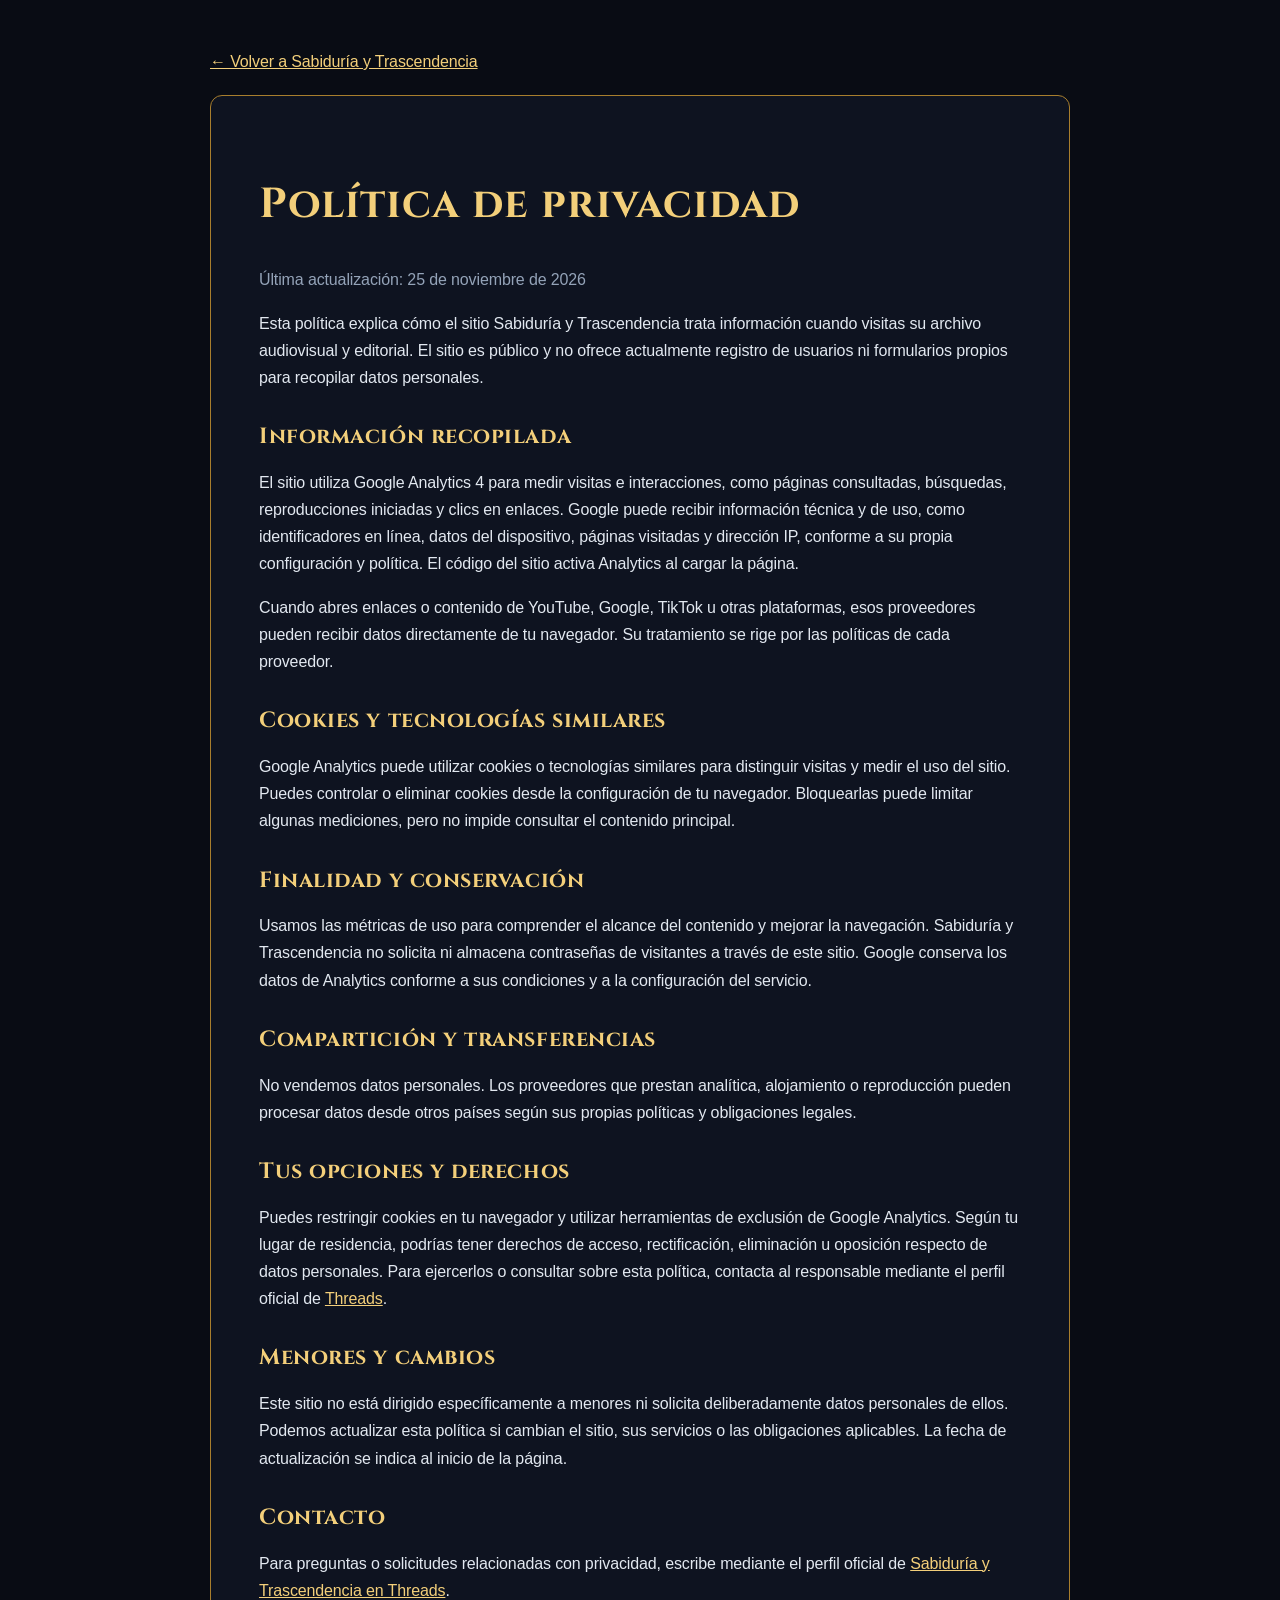
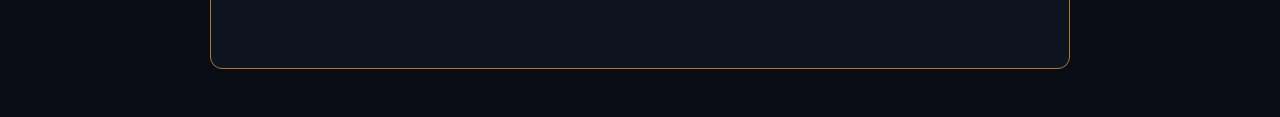
<file: privacy.html>
<!DOCTYPE html>
<html lang="es">
<head>
    <meta charset="UTF-8">
    <meta name="viewport" content="width=device-width, initial-scale=1">
    <meta name="description" content="Política de privacidad del sitio Sabiduría y Trascendencia.">
    <title>Política de privacidad | Sabiduría y Trascendencia</title>
    <link rel="stylesheet" href="css/styles.css?v=20261123_ob">
    <style>
        body { min-height: 100vh; background: #090c14; color: #e2e8f0; font: 16px/1.7 Arial, sans-serif; }
        main { width: min(860px, calc(100% - 32px)); margin: 48px auto; }
        article { padding: clamp(24px, 5vw, 48px); background: #0e1320; border: 1px solid #a87e2d; border-radius: 12px; }
        h1, h2 { color: #f3cf7a; line-height: 1.25; }
        h1 { font-size: clamp(30px, 5vw, 42px); }
        h2 { margin-top: 32px; font-size: 22px; }
        a { color: #f3cf7a; }
        .back { display: inline-block; margin-bottom: 20px; }
        .updated { color: #94a3b8; }
    </style>
</head>
<body>
<main>
    <a class="back" href="index.html">← Volver a Sabiduría y Trascendencia</a>
    <article>
        <h1>Política de privacidad</h1>
        <p class="updated">Última actualización: 25 de noviembre de 2026</p>
        <p>Esta política explica cómo el sitio Sabiduría y Trascendencia trata información cuando visitas su archivo audiovisual y editorial. El sitio es público y no ofrece actualmente registro de usuarios ni formularios propios para recopilar datos personales.</p>

        <h2>Información recopilada</h2>
        <p>El sitio utiliza Google Analytics 4 para medir visitas e interacciones, como páginas consultadas, búsquedas, reproducciones iniciadas y clics en enlaces. Google puede recibir información técnica y de uso, como identificadores en línea, datos del dispositivo, páginas visitadas y dirección IP, conforme a su propia configuración y política. El código del sitio activa Analytics al cargar la página.</p>
        <p>Cuando abres enlaces o contenido de YouTube, Google, TikTok u otras plataformas, esos proveedores pueden recibir datos directamente de tu navegador. Su tratamiento se rige por las políticas de cada proveedor.</p>

        <h2>Cookies y tecnologías similares</h2>
        <p>Google Analytics puede utilizar cookies o tecnologías similares para distinguir visitas y medir el uso del sitio. Puedes controlar o eliminar cookies desde la configuración de tu navegador. Bloquearlas puede limitar algunas mediciones, pero no impide consultar el contenido principal.</p>

        <h2>Finalidad y conservación</h2>
        <p>Usamos las métricas de uso para comprender el alcance del contenido y mejorar la navegación. Sabiduría y Trascendencia no solicita ni almacena contraseñas de visitantes a través de este sitio. Google conserva los datos de Analytics conforme a sus condiciones y a la configuración del servicio.</p>

        <h2>Compartición y transferencias</h2>
        <p>No vendemos datos personales. Los proveedores que prestan analítica, alojamiento o reproducción pueden procesar datos desde otros países según sus propias políticas y obligaciones legales.</p>

        <h2>Tus opciones y derechos</h2>
        <p>Puedes restringir cookies en tu navegador y utilizar herramientas de exclusión de Google Analytics. Según tu lugar de residencia, podrías tener derechos de acceso, rectificación, eliminación u oposición respecto de datos personales. Para ejercerlos o consultar sobre esta política, contacta al responsable mediante el perfil oficial de <a href="https://www.threads.net/@sabiduriaytrascendencia" rel="noopener noreferrer">Threads</a>.</p>

        <h2>Menores y cambios</h2>
        <p>Este sitio no está dirigido específicamente a menores ni solicita deliberadamente datos personales de ellos. Podemos actualizar esta política si cambian el sitio, sus servicios o las obligaciones aplicables. La fecha de actualización se indica al inicio de la página.</p>

        <h2>Contacto</h2>
        <p>Para preguntas o solicitudes relacionadas con privacidad, escribe mediante el perfil oficial de <a href="https://www.threads.net/@sabiduriaytrascendencia" rel="noopener noreferrer">Sabiduría y Trascendencia en Threads</a>.</p>
    </article>
</main>
</body>
</html>
</file>
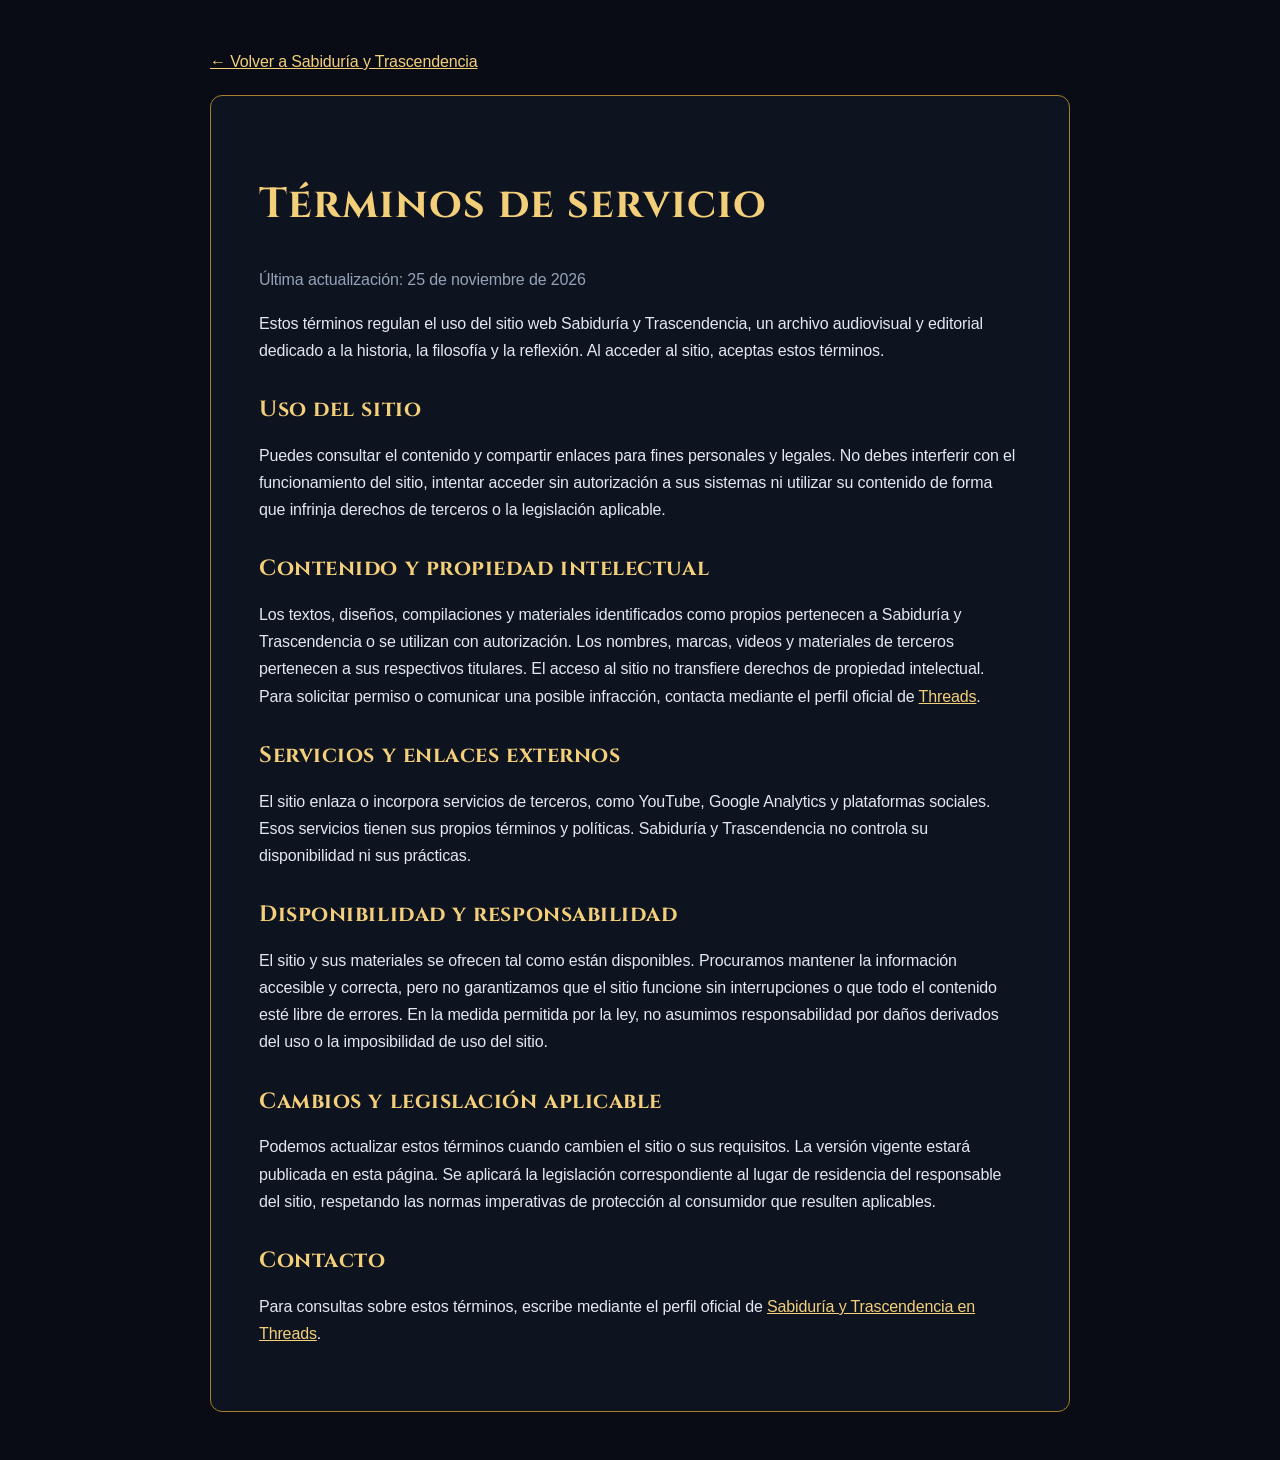
<file: terms.html>
<!DOCTYPE html>
<html lang="es">
<head>
    <meta charset="UTF-8">
    <meta name="viewport" content="width=device-width, initial-scale=1">
    <meta name="description" content="Términos de uso del sitio Sabiduría y Trascendencia.">
    <title>Términos de servicio | Sabiduría y Trascendencia</title>
    <link rel="stylesheet" href="css/styles.css?v=20261123_ob">
    <style>
        body { min-height: 100vh; background: #090c14; color: #e2e8f0; font: 16px/1.7 Arial, sans-serif; }
        main { width: min(860px, calc(100% - 32px)); margin: 48px auto; }
        article { padding: clamp(24px, 5vw, 48px); background: #0e1320; border: 1px solid #a87e2d; border-radius: 12px; }
        h1, h2 { color: #f3cf7a; line-height: 1.25; }
        h1 { font-size: clamp(30px, 5vw, 42px); }
        h2 { margin-top: 32px; font-size: 22px; }
        a { color: #f3cf7a; }
        .back { display: inline-block; margin-bottom: 20px; }
        .updated { color: #94a3b8; }
    </style>
</head>
<body>
<main>
    <a class="back" href="index.html">← Volver a Sabiduría y Trascendencia</a>
    <article>
        <h1>Términos de servicio</h1>
        <p class="updated">Última actualización: 25 de noviembre de 2026</p>
        <p>Estos términos regulan el uso del sitio web Sabiduría y Trascendencia, un archivo audiovisual y editorial dedicado a la historia, la filosofía y la reflexión. Al acceder al sitio, aceptas estos términos.</p>

        <h2>Uso del sitio</h2>
        <p>Puedes consultar el contenido y compartir enlaces para fines personales y legales. No debes interferir con el funcionamiento del sitio, intentar acceder sin autorización a sus sistemas ni utilizar su contenido de forma que infrinja derechos de terceros o la legislación aplicable.</p>

        <h2>Contenido y propiedad intelectual</h2>
        <p>Los textos, diseños, compilaciones y materiales identificados como propios pertenecen a Sabiduría y Trascendencia o se utilizan con autorización. Los nombres, marcas, videos y materiales de terceros pertenecen a sus respectivos titulares. El acceso al sitio no transfiere derechos de propiedad intelectual. Para solicitar permiso o comunicar una posible infracción, contacta mediante el perfil oficial de <a href="https://www.threads.net/@sabiduriaytrascendencia" rel="noopener noreferrer">Threads</a>.</p>

        <h2>Servicios y enlaces externos</h2>
        <p>El sitio enlaza o incorpora servicios de terceros, como YouTube, Google Analytics y plataformas sociales. Esos servicios tienen sus propios términos y políticas. Sabiduría y Trascendencia no controla su disponibilidad ni sus prácticas.</p>

        <h2>Disponibilidad y responsabilidad</h2>
        <p>El sitio y sus materiales se ofrecen tal como están disponibles. Procuramos mantener la información accesible y correcta, pero no garantizamos que el sitio funcione sin interrupciones o que todo el contenido esté libre de errores. En la medida permitida por la ley, no asumimos responsabilidad por daños derivados del uso o la imposibilidad de uso del sitio.</p>

        <h2>Cambios y legislación aplicable</h2>
        <p>Podemos actualizar estos términos cuando cambien el sitio o sus requisitos. La versión vigente estará publicada en esta página. Se aplicará la legislación correspondiente al lugar de residencia del responsable del sitio, respetando las normas imperativas de protección al consumidor que resulten aplicables.</p>

        <h2>Contacto</h2>
        <p>Para consultas sobre estos términos, escribe mediante el perfil oficial de <a href="https://www.threads.net/@sabiduriaytrascendencia" rel="noopener noreferrer">Sabiduría y Trascendencia en Threads</a>.</p>
    </article>
</main>
</body>
</html>
</file>
<file: css/styles.css>
/* ==========================================================================
   styles.css — Sistema Editorial "Obsidian & Gold" (Portal Oficial 2026)
   Referencia estética: MasterClass / Apple TV+ · Negro Obsidiana + Oro Champán
   ========================================================================== */
@import url('https://fonts.googleapis.com/css2?family=Cinzel:wght@600;700;800&family=Plus+Jakarta+Sans:wght@300;400;500;600;700&family=JetBrains+Mono:wght@400;600&display=swap');

:root {
    --color-bg-deep: #06080D;
    --color-surface-1: #0B0F18;
    --color-surface-2: #111725;
    --color-border-hairline: rgba(255, 255, 255, 0.068);
    --color-gold-300: #F9E3A8;
    --color-gold-400: #F3CF7A;
    --color-gold-500: #D4A853;
    --color-gold-600: #A87E2D;
}

body {
    background-color: var(--color-bg-deep);
    background-image:
        radial-gradient(ellipse 80% 42% at 50% -10%, rgba(212, 168, 83, 0.09), transparent 70%),
        radial-gradient(ellipse 50% 35% at 88% 18%, rgba(56, 189, 248, 0.04), transparent 65%);
    color: #F8FAFC;
    font-family: 'Plus Jakarta Sans', -apple-system, BlinkMacSystemFont, sans-serif;
    letter-spacing: -0.008em;
    overflow-x: hidden;
}

h1, h2, h3, .font-cinzel {
    font-family: 'Cinzel', Georgia, serif;
    letter-spacing: 0.025em;
}

.font-mono-num {
    font-family: 'JetBrains Mono', monospace;
    font-variant-numeric: tabular-nums;
}

/* Scrollbar discreta */
::-webkit-scrollbar {
    width: 8px;
    height: 8px;
}
::-webkit-scrollbar-track {
    background: #06080D;
}
::-webkit-scrollbar-thumb {
    background: #1E2738;
    border-radius: 999px;
}
::-webkit-scrollbar-thumb:hover {
    background: var(--color-gold-500);
}

/* Gradiente de Oro Editorial Calibrado */
.gold-gradient-text {
    background: linear-gradient(135deg, #FFF3C4 0%, #F3CF7A 48%, #C8963E 100%);
    -webkit-background-clip: text;
    -webkit-text-fill-color: transparent;
}

.gold-border-glow {
    border: 1px solid var(--color-border-hairline);
    transition: transform 240ms cubic-bezier(0.22, 1, 0.36, 1),
                border-color 240ms ease,
                box-shadow 240ms ease;
}

.gold-border-glow:hover {
    border-color: rgba(212, 168, 83, 0.48);
    box-shadow: 0 20px 44px -12px rgba(0, 0, 0, 0.72), 0 0 28px rgba(212, 168, 83, 0.12);
    transform: translateY(-4px);
}

/* Superficie de Cristal Obsidiana */
.glass-panel {
    background: rgba(11, 15, 24, 0.82);
    backdrop-filter: blur(18px);
    -webkit-backdrop-filter: blur(18px);
    border: 1px solid var(--color-border-hairline);
}

.glass-nav {
    background: rgba(6, 8, 13, 0.84);
    backdrop-filter: blur(20px);
    -webkit-backdrop-filter: blur(20px);
    border-bottom: 1px solid var(--color-border-hairline);
}

/* Botones Editoriales */
.btn-gold {
    background: linear-gradient(135deg, #F3CF7A 0%, #C8963E 100%);
    color: #07090F;
    font-weight: 700;
    border: 1px solid rgba(255, 243, 196, 0.45);
    transition: all 200ms cubic-bezier(0.22, 1, 0.36, 1);
    box-shadow: 0 6px 22px rgba(212, 168, 83, 0.24);
}

.btn-gold:hover {
    filter: brightness(1.06);
    box-shadow: 0 10px 30px rgba(212, 168, 83, 0.38);
    transform: translateY(-1px);
}

.btn-outline-gold {
    border: 1px solid rgba(212, 168, 83, 0.38);
    color: var(--color-gold-300);
    background: rgba(212, 168, 83, 0.06);
    transition: all 200ms ease;
}

.btn-outline-gold:hover {
    background: rgba(212, 168, 83, 0.14);
    border-color: var(--color-gold-400);
    transform: translateY(-1px);
}

/* Chips de Filtro con Contador */
.filter-chip {
    transition: all 180ms ease;
    border: 1px solid rgba(255, 255, 255, 0.08);
    background: rgba(13, 18, 29, 0.85);
}

.filter-chip:hover {
    border-color: rgba(212, 168, 83, 0.4);
    color: #FFFFFF;
}

.filter-chip.active {
    background: linear-gradient(135deg, #F3CF7A 0%, #D4A853 100%);
    color: #07090F;
    font-weight: 700;
    border-color: #F3CF7A;
    box-shadow: 0 4px 18px rgba(212, 168, 83, 0.28);
}

/* Libro Maestro 3D Hardcover Mockup */
.book-3d-mockup {
    position: relative;
    border-radius: 6px 16px 16px 6px;
    background: linear-gradient(145deg, #121928 0%, #090D16 65%, #1E160B 100%);
    border: 1px solid rgba(212, 168, 83, 0.42);
    box-shadow:
        -10px 0 0 -2px #0A0E17,
        -12px 0 0 -1px rgba(212, 168, 83, 0.35),
        0 28px 55px rgba(0, 0, 0, 0.78),
        0 0 35px rgba(212, 168, 83, 0.12);
    transition: transform 320ms cubic-bezier(0.22, 1, 0.36, 1);
}

.book-3d-mockup::before {
    content: '';
    position: absolute;
    top: 0;
    bottom: 0;
    left: 12px;
    width: 2px;
    background: linear-gradient(180deg, rgba(255,255,255,0.14), rgba(212,168,83,0.28), rgba(255,255,255,0.06));
}

.book-3d-mockup:hover {
    transform: translateY(-4px) rotate(-1deg);
}

/* Modal de Video Adaptativo (9:16 Vertical vs 16:9 Documental) */
.video-modal-backdrop {
    background: rgba(4, 6, 11, 0.92);
    backdrop-filter: blur(20px);
    -webkit-backdrop-filter: blur(20px);
}

.modal-shell--vertical {
    max-width: 400px !important;
}

.modal-shell--wide {
    max-width: 920px !important;
}
</file>
